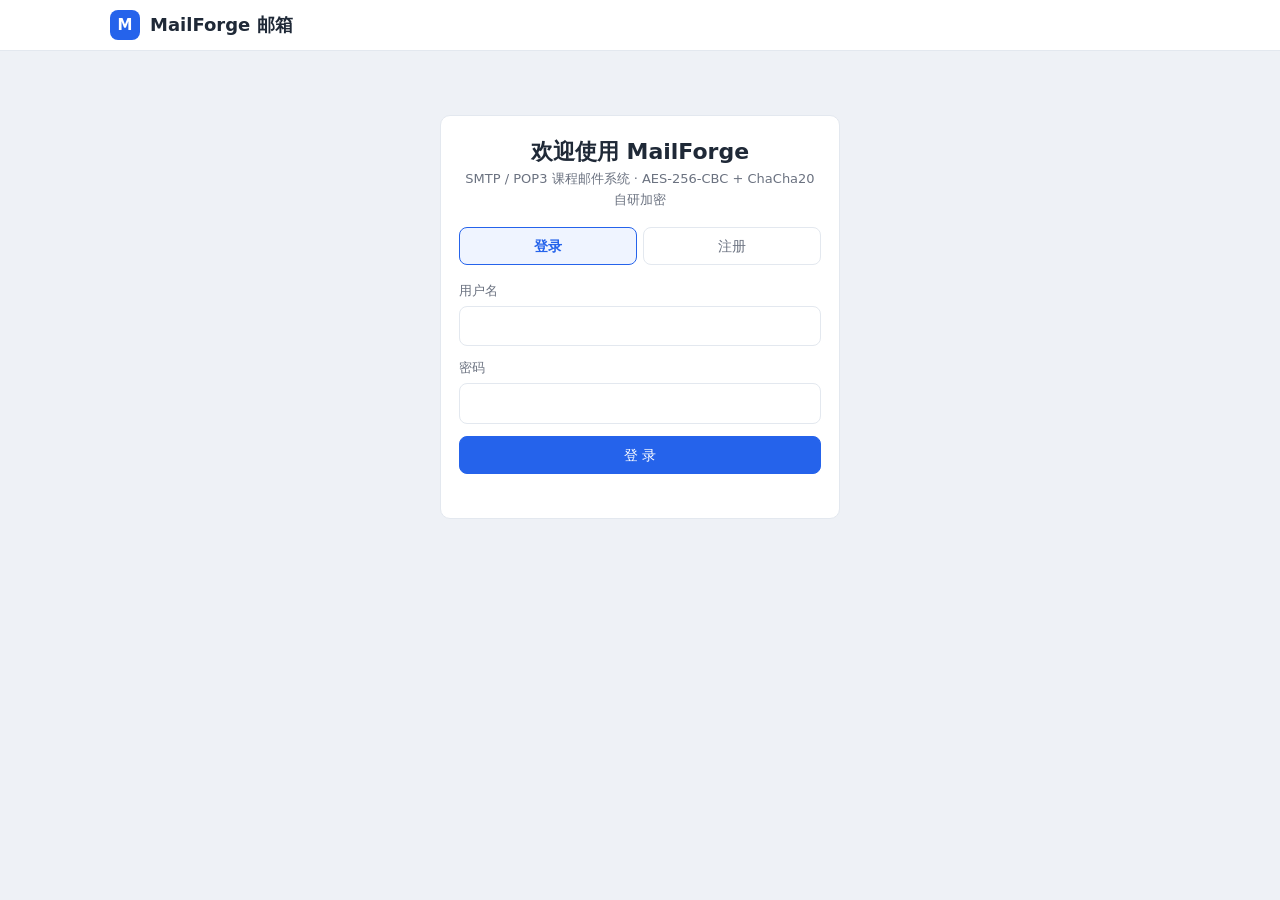
<file: MailServer/web/index.html>
<!DOCTYPE html>
<html lang="zh-CN">
<head>
<meta charset="UTF-8">
<meta name="viewport" content="width=device-width, initial-scale=1.0">
<title>MailForge 邮箱</title>
<style>
  :root{
    --bg:#eef1f6; --panel:#fff; --line:#e3e8ef; --text:#1f2937; --muted:#6b7280;
    --accent:#2563eb; --accent-weak:#eff4ff; --ok:#059669; --err:#dc2626;
    --radius:10px;
  }
  *{ box-sizing:border-box; }
  body{
    margin:0; background:var(--bg); color:var(--text);
    font-family:-apple-system,"Segoe UI","PingFang SC","Microsoft YaHei",system-ui,sans-serif;
    font-size:14px; line-height:1.6;
  }
  h1,h2,h3{ margin:0; font-weight:600; }
  button{ font:inherit; cursor:pointer; }
  input,select,textarea{ font:inherit; color:var(--text); }
  a{ color:var(--accent); text-decoration:none; }
  a:hover{ text-decoration:underline; }

  header.topbar{
    background:var(--panel); border-bottom:1px solid var(--line);
    position:sticky; top:0; z-index:10;
  }
  .topbar-inner{
    max-width:1100px; margin:0 auto; padding:10px 20px;
    display:flex; align-items:center; justify-content:space-between;
  }
  .brand{ display:flex; align-items:center; gap:10px; font-size:18px; font-weight:700; }
  .brand-logo{
    width:30px; height:30px; border-radius:8px; background:var(--accent); color:#fff;
    display:flex; align-items:center; justify-content:center; font-size:15px;
  }
  .account{ display:none; align-items:center; gap:10px; }
  .avatar{
    width:30px; height:30px; border-radius:50%; background:var(--accent-weak);
    color:var(--accent); font-weight:600; display:flex; align-items:center;
    justify-content:center; text-transform:uppercase;
  }
  .who{ display:flex; flex-direction:column; line-height:1.25; }
  .who .mail{ color:var(--muted); font-size:12px; }

  .wrap{ max-width:1100px; margin:0 auto; padding:20px; }
  .card{
    background:var(--panel); border:1px solid var(--line); border-radius:var(--radius);
    padding:18px; margin-bottom:16px;
  }
  .app{ display:grid; grid-template-columns:210px 1fr; gap:16px; align-items:start; }
  aside.side{ position:sticky; top:66px; }
  .side-inner{ background:var(--panel); border:1px solid var(--line); border-radius:var(--radius); padding:10px; }
  .nav-btn{
    display:block; width:100%; text-align:left; padding:9px 12px; border:0;
    background:transparent; border-radius:8px; color:var(--text); margin-bottom:2px;
  }
  .nav-btn:hover{ background:#f3f4f6; }
  .nav-btn.on{ background:var(--accent-weak); color:var(--accent); font-weight:600; }
  .side-hr{ height:1px; background:var(--line); margin:10px 2px; }
  .side-note{ font-size:12px; color:var(--muted); padding:2px 12px 8px; }
  .btn{
    border:1px solid var(--line); background:#fff; color:var(--text);
    padding:7px 14px; border-radius:8px; display:inline-flex; align-items:center; gap:6px;
  }
  .btn:hover{ background:#f6f8fb; }
  .btn.primary{ background:var(--accent); border-color:var(--accent); color:#fff; }
  .btn.primary:hover{ opacity:.92; }
  .btn.danger{ color:var(--err); }
  .btn:disabled{ opacity:.55; cursor:not-allowed; }
  .btn.sm{ padding:4px 10px; font-size:13px; }
  .field{ margin-bottom:12px; }
  .field label{ display:block; font-size:13px; color:var(--muted); margin-bottom:4px; }
  .field input, .field textarea, .field select{
    width:100%; padding:8px 10px; border:1px solid var(--line); border-radius:8px;
    background:#fff; outline:none;
  }
  .field input:focus,.field textarea:focus,.field select:focus{ border-color:var(--accent); }
  .field textarea{ resize:vertical; min-height:150px; }
  .msg{ font-size:13px; margin-top:8px; min-height:18px; }
  .msg.err{ color:var(--err); }
  .msg.ok{ color:var(--ok); }
  .muted{ color:var(--muted); }
  .pill{ display:inline-block; padding:0 8px; border-radius:99px; font-size:12px; line-height:20px; }
  .pill.enc{ background:#fef3c7; color:#92400e; }
  .pill.att{ background:#eef2ff; color:#3730a3; }
  .rowbar{ display:flex; align-items:center; justify-content:space-between; margin-bottom:12px; }
  .view{ display:none; }
  .view.on{ display:block; }

  .authbox{ max-width:400px; margin:44px auto; }
  .auth-head{ text-align:center; margin-bottom:16px; }
  .auth-head h2{ font-size:22px; }
  .auth-head .mail{ color:var(--muted); font-size:13px; }
  .tabs{ display:flex; gap:6px; margin-bottom:16px; }
  .tab{
    flex:1; padding:7px; border:1px solid var(--line); background:#fff;
    border-radius:8px; color:var(--muted); text-align:center;
  }
  .tab.on{ background:var(--accent-weak); color:var(--accent); font-weight:600; border-color:var(--accent); }

  .mail-list{ border:1px solid var(--line); border-radius:8px; overflow:hidden; }
  .mail-row{
    display:grid; grid-template-columns:auto 1fr 96px 84px;
    gap:10px; align-items:center; padding:11px 14px; cursor:pointer;
    border-bottom:1px solid var(--line); background:#fff;
  }
  .mail-row:last-child{ border-bottom:0; }
  .mail-row:hover{ background:#f8fafc; }
  .mail-row .from{ font-weight:600; min-width:120px; }
  .mail-row .subject{ overflow:hidden; text-overflow:ellipsis; white-space:nowrap; }
  .mail-row .meta{ text-align:right; color:var(--muted); font-size:12px; white-space:nowrap; }
  .mail-empty{ padding:26px; text-align:center; color:var(--muted); }

  .mail-view-head{ border-bottom:1px solid var(--line); padding-bottom:12px; margin-bottom:14px; }
  .mail-view-body{ white-space:pre-wrap; word-break:break-all; }
  .kv{ font-size:13px; color:var(--muted); }

  table.res{ width:100%; border-collapse:collapse; margin-top:8px; }
  table.res th, table.res td{ border:1px solid var(--line); padding:7px 9px; text-align:left; }
  table.res th{ background:#f8fafc; }
  .mono{ font-family:ui-monospace,Consolas,monospace; }

  @media (max-width:860px){
    .app{ grid-template-columns:1fr; }
    aside.side{ position:static; }
  }
</style>
</head>
<body>
<header class="topbar">
  <div class="topbar-inner">
    <div class="brand"><span class="brand-logo">M</span><span>MailForge 邮箱</span></div>
    <div class="account" id="accArea">
      <span class="avatar" id="avatar">?</span>
      <span class="who">
        <span id="curUser">user</span>
        <span class="mail" id="curMail">@example.com</span>
      </span>
      <button class="btn sm" onclick="doLogout()">退出登录</button>
    </div>
  </div>
</header>

<div class="wrap">

  <!-- ========== 登录 / 注册 ========== -->
  <div class="authbox card" id="authCard">
    <div class="auth-head">
      <h2>欢迎使用 MailForge</h2>
      <div class="mail">SMTP / POP3 课程邮件系统 · AES-256-CBC + ChaCha20 自研加密</div>
    </div>
    <div class="tabs">
      <button class="tab on" id="tabLogin" onclick="switchAuth('login')">登录</button>
      <button class="tab" id="tabReg" onclick="switchAuth('reg')">注册</button>
    </div>

    <div id="paneLogin">
      <div class="field"><label>用户名</label><input id="inUser"></div>
      <div class="field"><label>密码</label><input id="inPass" type="password" onkeydown="if(event.key==='Enter')doLogin()"></div>
      <button class="btn primary" style="width:100%;justify-content:center" onclick="doLogin()">登 录</button>
      <div class="msg" id="loginMsg"></div>
    </div>

    <div id="paneReg" style="display:none">
      <div class="field"><label>用户名（字母数字）</label><input id="regUser"></div>
      <div class="field"><label>密码（至少 4 位）</label><input id="regPass" type="password"></div>
      <div class="field"><label>确认密码</label><input id="regPass2" type="password" onkeydown="if(event.key==='Enter')doRegister()"></div>
      <button class="btn primary" style="width:100%;justify-content:center" onclick="doRegister()">注册并自动登录</button>
      <div class="msg" id="regMsg"></div>
    </div>
  </div>

  <!-- ========== 登录后的应用界面 ========== -->
  <div class="app" id="appArea" style="display:none">

    <aside class="side">
      <div class="side-inner">
        <button class="nav-btn on" data-sec="send"  onclick="goto('send')">写邮件</button>
        <button class="nav-btn" data-sec="inbox" onclick="goto('inbox')">收件箱<span id="inboxCount"></span></button>
        <button class="nav-btn" data-sec="sent"  onclick="goto('sent')">已发送<span id="sentCount"></span></button>
        <button class="nav-btn" data-sec="bench" onclick="goto('bench')">性能压测</button>
        <div class="side-hr"></div>
        <a class="nav-btn" href="/demo_smtp.html" style="display:block"> SMTP 协议演示</a>
        <a class="nav-btn" href="/demo_pop3.html" style="display:block"> POP3 协议演示</a>
        <a class="nav-btn" href="/admin.html" style="display:block">管理员</a>
        <div class="side-note">邮件加密：AES-256-CBC / ChaCha20<br>传输与落盘均为密文</div>
      </div>
    </aside>

    <main>
      <!-- 写邮件 -->
      <section class="view on card" id="sec-send">
        <div class="rowbar"><h3>写邮件</h3></div>
        <div class="field"><label>收件人</label><input id="inTo"></div>
        <div class="field"><label>主题</label><input id="inSubject"></div>
        <div class="field">
          <label>正文</label>
          <textarea id="inBody" placeholder="邮件正文…"></textarea>
        </div>
        <div class="field" style="display:flex;gap:10px;align-items:center">
          <input type="checkbox" id="inWebRsa" checked style="width:auto;margin:0">
          <label style="margin:0">层1：Web 与服务器之间的 RSA 信封（AES-256-GCM + RSA-2048，WebCrypto 与 OpenSSL）</label>
        </div>
        <div class="field">
          <label>层2：发送时加密（服务器端口间 AES/ChaCha，传输与落盘前加密）</label>
          <select id="inAlgo">
            <option value="none">不加密（明文）</option>
            <option value="aes" selected>AES-256-CBC（自研）</option>
            <option value="chacha">ChaCha20（自研）</option>
          </select>
        </div>
        <div class="field">
          <label>附件（≤1.4MB）</label>
          <input type="file" id="inFile" onchange="onFilePick()">
          <span id="fileInfo" class="muted"></span>
        </div>
        <div class="rowbar">
          <button class="btn primary" onclick="doSend()">发送邮件</button>
          <span class="msg" id="sendMsg"></span>
        </div>
      </section>

      <!-- 收件箱 -->
      <section class="view card" id="sec-inbox">
        <div id="inboxListPane">
          <div class="rowbar">
            <h3>收件箱</h3>
            <button class="btn sm" onclick="loadInbox()">刷新</button>
          </div>
          <div class="mail-list" id="mailRows"></div>
          <div class="msg" id="inboxMsg"></div>
        </div>

        <div id="readPane" style="display:none">
          <div class="rowbar">
            <button class="btn sm" onclick="backToList()"> 返回列表</button>
            <button class="btn sm danger" id="btnDelete" onclick="doDelete()">删除这封</button>
          </div>
          <div class="mail-view-head">
            <h3 id="readSubject"></h3>
            <div class="kv" id="readFrom"></div>
            <div class="kv" id="readMeta"></div>
            <div class="msg" id="readMsg"></div>
          </div>
          <div id="attArea" style="display:none; margin-bottom:12px"></div>
          <details id="rawToggle" style="margin-bottom:12px">
            <summary style="cursor:pointer; color:var(--accent)">查看邮件原文（含 base64 附件）</summary>
            <pre class="mail-view-body mono" id="rawContent"
                 style="max-height:320px; overflow:auto; background:#f8fafc; border:1px solid var(--line); border-radius:8px; padding:10px; margin:8px 0 0"></pre>
          </details>
          <div class="mail-view-body" id="mailContent"></div>
        </div>
      </section>

      <!-- 已发送 -->
      <section class="view card" id="sec-sent">
        <div id="sentListPane">
          <div class="rowbar">
            <h3>已发送</h3>
            <button class="btn sm" onclick="loadSent()">刷新</button>
          </div>
          <div class="mail-list" id="sentRows"></div>
          <div class="msg" id="sentMsg"></div>
        </div>

        <div id="sentReadPane" style="display:none">
          <div class="rowbar">
            <button class="btn sm" onclick="backToSentList()"> 返回列表</button>
            <button class="btn sm danger" onclick="deleteSent()">删除这封</button>
          </div>
          <div class="mail-view-head">
            <h3 id="sentSubject"></h3>
            <div class="kv" id="sentTo"></div>
            <div class="kv" id="sentMeta"></div>
            <div class="msg" id="sentReadMsg"></div>
          </div>
          <div id="sentAttArea" style="display:none; margin-bottom:12px"></div>
          <details id="sentRawToggle" style="margin-bottom:12px">
            <summary style="cursor:pointer; color:var(--accent)">查看邮件原文（含 base64 附件）</summary>
            <pre class="mail-view-body mono" id="sentRawContent"
                 style="max-height:320px; overflow:auto; background:#f8fafc; border:1px solid var(--line); border-radius:8px; padding:10px; margin:8px 0 0"></pre>
          </details>
          <div class="mail-view-body" id="sentContent"></div>
        </div>
      </section>

      <!-- 性能压测 -->
      <section class="view card" id="sec-bench">
        <div class="rowbar"><h3>性能压测（含加密收发）</h3></div>
        <div class="field">
          <label>测试模式（每模式 100 封约 1MB 邮件，测完自动清理）</label>
          <select id="benchMode">
            <option value="plain">明文</option>
            <option value="aes">AES-256-CBC 加密</option>
            <option value="chacha">ChaCha20 加密</option>
            <option value="all">三种全跑（明文 + AES + ChaCha）</option>
          </select>
        </div>
        <div class="field">
          <label>客户端线程池并发数（建议 2 核机器先用 2 或 4）</label>
          <select id="benchThreads">
            <option value="1">1 线程（顺序发送）</option>
            <option value="2">2 线程</option>
            <option value="4" selected>4 线程</option>
            <option value="8">8 线程</option>
            <option value="16">16 线程</option>
          </select>
        </div>
        <div class="field">
          <label>发送账号数量（线程数由上方线程池控制，账号只作为发件身份）</label>
          <select id="benchAccountCount">
            <option value="1">1 个账号（alice）</option>
            <option value="2" selected>2 个账号（alice、bob）</option>
            <option value="3">3 个账号（alice、bob、carol）</option>
            <option value="4">4 个账号（alice、bob、carol、dave）</option>
          </select>
        </div>
        <div class="field" style="display:flex;gap:10px;align-items:center">
          <input type="checkbox" id="benchRsa" checked style="width:auto;margin:0">
          <label style="margin:0">层1：压测请求/结果走 Web 与服务器之间的 RSA 信封（与发信一致，可关）</label>
        </div>
        <p class="muted" style="margin:0 0 12px">加密模式会逐封 RETR 验证“密文可被正确解密还原”。每模式约 30~90 秒，三种全跑约 2~4 分钟，期间请勿关闭页面。</p>
        <button class="btn primary" id="btnBench" onclick="runBench()">开始压测</button>
        <div class="msg" id="benchMsg"></div>
        <div id="benchResult"></div>
      </section>
    </main>
  </div>
</div>
<script>
/* ==================== 状态 ==================== */
let TOKEN = localStorage.getItem("mf_token") || "";
let CURRENT_USER = localStorage.getItem("mf_user") || "";
let CURRENT_N = 0;                       // 正在阅读的邮件编号
let ATT = { filename: "", b64: "" };     // 待发送附件

const $ = id => document.getElementById(id);

function esc(s){
  return String(s).replace(/&/g,"&amp;").replace(/</g,"&lt;").replace(/>/g,"&gt;");
}
function setMsg(id, text, isErr){
  const el = $(id);
  el.textContent = text;
  el.className = "msg " + (isErr ? "err" : "ok");
  if (!text) el.className = "msg";
}
async function post(path, obj){
  const body = new URLSearchParams(obj);
  const r = await fetch(path, { method:"POST",
    headers:{"Content-Type":"application/x-www-form-urlencoded"},
    body: body.toString() });
  return r.json();
}

/* ==================== 登录 / 注册 / 退出 ==================== */
function switchAuth(which){
  $("tabLogin").className = "tab" + (which === "login" ? " on" : "");
  $("tabReg").className   = "tab" + (which === "reg"   ? " on" : "");
  $("paneLogin").style.display = (which === "login") ? "" : "none";
  $("paneReg").style.display   = (which === "reg")   ? "" : "none";
}

function clearLoginState(){
  TOKEN = ""; CURRENT_USER = "";
  localStorage.removeItem("mf_token");
  localStorage.removeItem("mf_user");
  WebRSA.reset(); WebRSA.enabled = false;
}

function showLoginState(){
  const logged = !!TOKEN;
  $("authCard").style.display = logged ? "none" : "";
  $("appArea").style.display  = logged ? "" : "none";
  $("accArea").style.display  = logged ? "flex" : "none";
  if (logged){
    const u = CURRENT_USER || "user";
    $("avatar").textContent = u.charAt(0).toUpperCase();
    $("curUser").textContent = u;
    $("curMail").textContent = u + "@example.com";
    goto("inbox");   // goto 内部已经会 loadInbox，避免重复请求
  }
}

async function doLogin(){
  const user = $("inUser").value.trim();
  const pass = $("inPass").value;
  if (!user || !pass){ setMsg("loginMsg", "请输入用户名和密码", true); return; }
  const j = await post("/api/login", { user, pass });
  if (!j.ok){ setMsg("loginMsg", j.msg, true); return; }
  TOKEN = j.token; CURRENT_USER = user;
  localStorage.setItem("mf_token", TOKEN);
  localStorage.setItem("mf_user", CURRENT_USER);
  WebRSA.reset(); WebRSA.ensureInit();   // 登录后初始化 Web 与服务器之间的 RSA（后台）
  setMsg("loginMsg", "登录成功", false);
  showLoginState();
}

async function doRegister(){
  const u  = $("regUser").value.trim();
  const p1 = $("regPass").value;
  const p2 = $("regPass2").value;
  if (!u || !p1){ setMsg("regMsg", "请填写用户名和密码", true); return; }
  if (p1 !== p2){ setMsg("regMsg", "两次输入的密码不一致", true); return; }
  const j = await post("/api/register", { user: u, pass: p1 });
  if (!j.ok){ setMsg("regMsg", j.msg, true); return; }
  TOKEN = j.token; CURRENT_USER = u;
  localStorage.setItem("mf_token", TOKEN);
  localStorage.setItem("mf_user", CURRENT_USER);
  WebRSA.reset(); WebRSA.ensureInit();   // 登录后初始化 Web 与服务器之间的 RSA（后台）
  setMsg("regMsg", "注册成功，已自动登录", false);
  showLoginState();
}

async function doLogout(){
  if (TOKEN) await post("/api/logout", { token: TOKEN });
  clearLoginState();
  showLoginState();
  setMsg("loginMsg", "已退出登录", false);
}

/* ==================== 视图切换 ==================== */
function goto(sec){
  ["send", "inbox", "sent", "bench"].forEach(s => {
    $("sec-" + s).className = "view card" + (s === sec ? " on" : "");
  });
  document.querySelectorAll(".nav-btn[data-sec]").forEach(b => {
    b.className = "nav-btn" + (b.getAttribute("data-sec") === sec ? " on" : "");
  });
  if (sec === "inbox"){ backToList(); loadInbox(); }
  if (sec === "sent"){ backToSentList(); loadSent(); }
  if (sec === "send"){ setMsg("sendMsg", "", false); }
}
/* ==================== 写邮件 + 附件 ==================== */
function onFilePick(){
  const f = $("inFile").files[0];
  const info = $("fileInfo");
  if (!f){ ATT = { filename:"", b64:"" }; info.textContent=""; return; }
  if (f.size > 1400*1024){
    info.textContent = "文件太大（≤1.4MB）"; info.className = "err";
    $("inFile").value = ""; return;
  }
  const reader = new FileReader();
  reader.onload = () => {
    const ds = String(reader.result);
    ATT = { filename: f.name, b64: ds.substring(ds.indexOf(",") + 1) };
    info.textContent = "已选: " + f.name + "（" + (f.size/1024).toFixed(0) + " KB）";
    info.className = "muted";
  };
  reader.readAsDataURL(f);
}

async function doSend(){
  const to = $("inTo").value.trim(), subject = $("inSubject").value, body = $("inBody").value;
  if (!to || !subject){ setMsg("sendMsg", "请填写收件人和主题", true); return; }
  const algo = $("inAlgo").value;

  await WebRSA.ensureInit();                 // 确保第一层（RSA 信封）就绪
  const useLayer1 = $("inWebRsa").checked && WebRSA.enabled;
  let j;
  if (useLayer1){
    // 层1：浏览器用"服务器公钥"把整个发送表单封成 RSA 信封（AES-GCM+RSA-OAEP），
    //      服务器解包后继续走层2（AES/ChaCha 对称加密  SMTP 端口间传输）。
    const plain = new URLSearchParams({ to, subject, body, algo });
    if (algo !== "none") plain.set("encrypt", "1");
    if (ATT.filename && ATT.b64){ plain.set("filename", ATT.filename); plain.set("fileB64", ATT.b64); }
    const env = await WebRSA.seal(plain.toString());
    j = await post("/api/send", { token: TOKEN, env });
  } else {
    const obj = { token: TOKEN, to, subject, body };
    if (algo !== "none"){ obj.encrypt = "1"; obj.algo = algo; }
    if (ATT.filename && ATT.b64){ obj.filename = ATT.filename; obj.fileB64 = ATT.b64; }
    j = await post("/api/send", obj);
  }
  setMsg("sendMsg", j.msg, !j.ok);
  if (j.ok){
    ATT = { filename:"", b64:"" };
    $("inFile").value = "";
    $("fileInfo").textContent = "";
    goto("inbox");
  }
}

/* ==================== 收件箱列表 ==================== */
function fmtSize(n){
  if (n >= 1048576) return (n/1048576).toFixed(1) + " MB";
  if (n >= 1024) return (n/1024).toFixed(0) + " KB";
  return n + " B";
}

async function loadInbox(){
  if (!TOKEN) return;
  const tb = $("mailRows");
  tb.innerHTML = "<div class='mail-empty'>正在加载…</div>";
  try{
    // 层1开启时用 web=1 + RSA 信封取收件箱（webFetchJson 自动解封）
    const j = await webFetchJson("/api/inbox", "");
    if (!j.ok){
      setMsg("inboxMsg", j.msg, true);
      tb.innerHTML = "";
      if (String(j.msg || "").indexOf("token") >= 0){
        clearLoginState();
        showLoginState();
        setMsg("loginMsg", j.msg || "登录已过期，请重新登录", true);
      }
      return;
    }
    setMsg("inboxMsg", "共 " + j.mails.length + " 封", false);
    $("inboxCount").textContent = " (" + j.mails.length + ")";
    if (!j.mails.length){
      tb.innerHTML = "<div class='mail-empty'>收件箱是空的 —— 去写一封邮件吧</div>";
      return;
    }
    let html = "";
    for (const m of j.mails){
      const tags =
        (m.encrypted ? "<span class='pill enc'>加密</span> " : "") +
        (m.attachment ? "<span class='pill att'>附件</span>" : "");
      const from = (m.from || "").split("@")[0];
      html +=
        "<div class='mail-row' onclick='readMail(" + m.number + ")'>" +
          "<div style='min-width:56px'>" + tags + "</div>" +
          "<div><div class='subject'>" + esc(m.subject) + "</div>" +
            "<div class='muted' style='font-size:12px'>" + esc(m.from) + "</div></div>" +
          "<div class='meta'>" + fmtSize(m.size) + "</div>" +
          "<div class='meta'>#" + m.number + "</div>" +
        "</div>";
    }
    tb.innerHTML = html;
  }catch(e){
    tb.innerHTML = "";
    setMsg("inboxMsg", "加载失败: " + e, true);
  }
}

/* ==================== 阅读 / 删除 ==================== */
function backToList(){
  $("inboxListPane").style.display = "";
  $("readPane").style.display = "none";
}

// 从邮件头部取某个字段的值（大小写不敏感）
function headField(head, name){
  const re = new RegExp("^" + name + "\\s*:\\s*(.*)$", "im");
  const m = head.match(re);
  return m ? m[1] : "";
}

// 把一封邮件的显示正文解析出来：
//   1) 先切出 头部/正文 分隔（\r\n\r\n 或 \n\n）；
//   2) 若正文是 multipart，只取 text/plain 部分的内容（附件 base64 不进正文）；
//   3) 普通文本邮件直接返回正文。
function visibleBodyText(raw){
  let sep = raw.indexOf("\r\n\r\n");
  let gap = 4;
  if (sep < 0){ sep = raw.indexOf("\n\n"); gap = 2; }
  if (sep < 0) return raw;
  const body = raw.slice(sep + gap);

  // 非 multipart：整段就是正文
  if (body.indexOf("--") !== 0) return body;

  // multipart：第一个非空行就是边界分隔线，如 --MailForgeBoundaryxxx
  const nl = body.indexOf("\n");
  const bnd = (nl >= 0 ? body.slice(0, nl) : body).replace(/\r$/, "");
  if (bnd.indexOf("--") !== 0) return body;
  if (bnd.length < 4) return body;

  const parts = body.split(bnd);
  for (const part of parts){
    if (!part || !part.trim()) continue;
    const i1 = part.indexOf("\r\n\r\n");
    const i2 = part.indexOf("\n\n");
    let hi, ci;
    if (i1 >= 0 && (i2 < 0 || i1 < i2)){ hi = i1; ci = i1 + 4; }
    else if (i2 >= 0){ hi = i2; ci = i2 + 2; }
    else continue;                       // 没有头部结束空行，跳过
    const ph = part.slice(0, hi);
    if (!/content-type\s*:\s*text\/plain/i.test(ph)) continue;   // 只要文本段
    let content = part.slice(ci);
    content = content.replace(/\r?\n?$/, "");
    // 少数情况文本段用 base64 传输：解码成 UTF-8 再显示
    if (/content-transfer-encoding\s*:\s*base64/i.test(ph)){
      try{
        const clean = content.replace(/\s+/g, "");
        const bin = atob(clean);
        const bytes = new Uint8Array(bin.length);
        for (let i = 0; i < bin.length; ++i) bytes[i] = bin.charCodeAt(i);
        return new TextDecoder("utf-8").decode(bytes);
      }catch(e){ return content; }
    }
    return content;
  }
  return body;   // 找不到 text/plain 段时退回原样
}

async function readMail(n){
  CURRENT_N = n;
  const j = await webFetchJson("/api/mail?n=" + n);
  if (!j.ok){ alert(j.msg); return; }

  $("inboxListPane").style.display = "none";
  $("readPane").style.display = "";
  $("readMsg").textContent = ""; $("readMsg").className = "msg";

  const sepIdx = j.raw.indexOf("\r\n\r\n");
  const head = sepIdx >= 0 ? j.raw.slice(0, sepIdx) : j.raw;
  const subj = headField(head, "Subject") ||
               (j.encrypted ? "(加密邮件，主题不可见)" : "(无主题)");
  const from = headField(head, "From");
  const to   = headField(head, "To");

  $("readSubject").textContent = (j.encrypted ? "[加密] " : "") + subj;
  $("readFrom").textContent = "发件人: " + (from || "(未知)");
  $("readMeta").textContent = (to ? "收件人: " + to + "  ·  " : "")
                            + (j.encrypted ? "加密存储 · 已自动解密显示" : "");

  // 正文只显示文本部分，附件 base64 不会混进来
  $("mailContent").textContent = visibleBodyText(j.raw) || "(无正文)";
  // 原文（含 base64 附件）折叠保留，便于协议调试
  $("rawContent").textContent = j.raw;
  $("rawToggle").open = false;

  const area = $("attArea");
  if (j.attachments && j.attachments.length){
    area.style.display = "";
    let h = "附件：";
    for (const a of j.attachments){
      const fn = (a.filename || "file").replace(/['"]/g, "");
      h += "<button class='btn sm' style='margin:0 4px 4px 0' onclick='downloadAttachment(" +
           CURRENT_N + "," + a.i + ",\"" + fn + "\")'>下载 " + esc(a.filename) + "</button>";
    }
    area.innerHTML = h;
  } else {
    area.style.display = "none"; area.innerHTML = "";
  }
}

async function downloadAttachment(n, i, name){
  try{
    await WebRSA.ensureInit();
    const base = "/api/attachment?n=" + n + "&i=" + i
               + "&token=" + encodeURIComponent(TOKEN);
    let blob;
    if (WebRSA.enabled){
      // 层1：附件经 RSA 信封返回，解封后是 Base64 的原始字节
      const r = await fetch(base + "&web=1");
      const j = await r.json();
      if (!j.ok) throw new Error(j.msg || "下载失败");
      const b64 = await WebRSA.unseal(j.cipher);
      const bin = atob(b64);
      const bytes = new Uint8Array(bin.length);
      for (let k = 0; k < bin.length; ++k) bytes[k] = bin.charCodeAt(k);
      blob = new Blob([bytes], { type:"application/octet-stream" });
    } else {
      const r = await fetch(base);
      if (!r.ok) throw new Error("下载失败");
      blob = await r.blob();
    }
    const a = document.createElement("a");
    a.href = URL.createObjectURL(blob);
    a.download = name || ("attachment" + i);
    document.body.appendChild(a); a.click(); a.remove();
  }catch(e){ alert(String(e)); }
}

async function doDelete(){
  if (!confirm("确定删除第 " + CURRENT_N + " 封邮件？")) return;
  const j = await post("/api/delete", { token: TOKEN, n: CURRENT_N });
  if (!j.ok){ setMsg("readMsg", j.msg, true); return; }
  backToList();
  loadInbox();
}
/* ==================== 已发送 ==================== */
let CURRENT_SENT_N = 0;

function backToSentList(){
  $("sentListPane").style.display = "";
  $("sentReadPane").style.display = "none";
}

async function loadSent(){
  if (!TOKEN) return;
  const tb = $("sentRows");
  tb.innerHTML = "<div class='mail-empty'>正在加载…</div>";
  try{
    const j = await webFetchJson("/api/sent");
    if (!j.ok){ setMsg("sentMsg", j.msg, true); tb.innerHTML = ""; return; }
    $("sentCount").textContent = " (" + j.mails.length + ")";
    setMsg("sentMsg", "共 " + j.mails.length + " 封", false);
    if (!j.mails.length){
      tb.innerHTML = "<div class='mail-empty'>还没有已发送的邮件 —— 去写一封吧</div>";
      return;
    }
    let html = "";
    for (const m of j.mails){
      const tags =
        (m.encrypted ? "<span class='pill enc'>加密</span> " : "") +
        (m.attachment ? "<span class='pill att'>附件</span>" : "");
      html +=
        "<div class='mail-row' onclick='readSent(" + m.number + ")'>" +
          "<div style='min-width:56px'>" + tags + "</div>" +
          "<div><div class='subject'>" + esc(m.subject) + "</div>" +
            "<div class='muted' style='font-size:12px'>发给 " + esc(m.to || "") + "</div></div>" +
          "<div class='meta'>" + fmtSize(m.size) + "</div>" +
          "<div class='meta'>#" + m.number + "</div>" +
        "</div>";
    }
    tb.innerHTML = html;
  }catch(e){
    tb.innerHTML = "";
    setMsg("sentMsg", "加载失败: " + e, true);
  }
}

async function readSent(n){
  CURRENT_SENT_N = n;
  const j = await webFetchJson("/api/sent/mail?n=" + n);
  if (!j.ok){ alert(j.msg); return; }

  $("sentListPane").style.display = "none";
  $("sentReadPane").style.display = "";
  $("sentReadMsg").textContent = ""; $("sentReadMsg").className = "msg";

  const sepIdx = j.raw.indexOf("\r\n\r\n");
  const head = sepIdx >= 0 ? j.raw.slice(0, sepIdx) : j.raw;
  const subj = headField(head, "Subject") ||
               (j.encrypted ? "(加密邮件，主题不可见)" : "(无主题)");
  const to = headField(head, "To") || j.to || "";

  $("sentSubject").textContent = (j.encrypted ? " " : "") + subj;
  $("sentTo").textContent = "收件人: " + (to || "(未知)");
  $("sentMeta").textContent = j.encrypted
    ? "已发送 · 加密存储（用发送者本人密钥保存，可自动解密查看）"
    : "已发送";

  $("sentContent").textContent = visibleBodyText(j.raw) || "(无正文)";
  $("sentRawContent").textContent = j.raw;
  $("sentRawToggle").open = false;

  const area = $("sentAttArea");
  if (j.attachments && j.attachments.length){
    area.style.display = "";
    let h = "附件：";
    for (const a of j.attachments){
      const fn = (a.filename || "file").replace(/['"]/g, "");
      h += "<button class='btn sm' style='margin:0 4px 4px 0' onclick='downloadSentAttachment(" +
           CURRENT_SENT_N + "," + a.i + ",\"" + fn + "\")'>下载 " + esc(a.filename) + "</button>";
    }
    area.innerHTML = h;
  } else {
    area.style.display = "none"; area.innerHTML = "";
  }
}

async function downloadSentAttachment(n, i, name){
  try{
    await WebRSA.ensureInit();
    const base = "/api/sent/attachment?n=" + n + "&i=" + i
               + "&token=" + encodeURIComponent(TOKEN);
    let blob;
    if (WebRSA.enabled){
      const r = await fetch(base + "&web=1");
      const j = await r.json();
      if (!j.ok) throw new Error(j.msg || "下载失败");
      const b64 = await WebRSA.unseal(j.cipher);
      const bin = atob(b64);
      const bytes = new Uint8Array(bin.length);
      for (let k = 0; k < bin.length; ++k) bytes[k] = bin.charCodeAt(k);
      blob = new Blob([bytes], { type:"application/octet-stream" });
    } else {
      const r = await fetch(base);
      if (!r.ok) throw new Error("下载失败");
      blob = await r.blob();
    }
    const a = document.createElement("a");
    a.href = URL.createObjectURL(blob);
    a.download = name || ("attachment" + i);
    document.body.appendChild(a); a.click(); a.remove();
  }catch(e){ alert(String(e)); }
}

async function deleteSent(){
  if (!confirm("确定删除第 " + CURRENT_SENT_N + " 封已发送邮件？")) return;
  const j = await post("/api/sent/delete", { token: TOKEN, n: CURRENT_SENT_N });
  setMsg("sentReadMsg", j.msg, !j.ok);
  if (j.ok){ backToSentList(); loadSent(); }
}

/* ==================== 性能压测 ==================== */
async function runBench(){
  const btn  = $("btnBench");
  const msg  = $("benchMsg");
  const box  = $("benchResult");
  const mode = $("benchMode").value;
  const threads = $("benchThreads").value;
  const accountCount = $("benchAccountCount").value;
  const names = { plain:"明文", aes:"AES-256-CBC", chacha:"ChaCha20", all:"三种全跑" };
  btn.disabled = true;
  box.style.display = "none";
  setMsg("benchMsg", "压测进行中（" + (names[mode] || mode) +
         "，" + threads + " 线程，" + accountCount + " 个发件账号" +
         "，每模式 100 封 1MB+ 邮件）… 请耐心等待", false);
  try{
    // 与发信一致：压测请求/结果可选走 Web 与服务器之间的 RSA 信封（层1）
    const j = await webFetchJson("/api/benchmark?encrypt=" + encodeURIComponent(mode)
                                 + "&threads=" + encodeURIComponent(threads)
                                 + "&accountCount=" + encodeURIComponent(accountCount),
                                 null, $("benchRsa").checked);
    if (!j.ok){ setMsg("benchMsg", j.msg, true); return; }
    if (!j || !Array.isArray(j.modes)){
      setMsg("benchMsg",
        "服务器返回旧版结果（缺少 modes）：请重新编译并重启服务器后再试：make clean && make run",
        true);
      return;
    }
    setMsg("benchMsg", "", false);
    const mb = (j.sizeBytes / 1048576).toFixed(2);
    const nameOf = { plain:"明文", aes:"AES-256-CBC", chacha:"ChaCha20" };
    const senderStats = (j.modes[0] && j.modes[0].senderStats) || [];
    const senderStatText = senderStats.map(s => s.account + " " + s.ok + " 成功 / " + s.fail + " 失败").join("；");
    let rows = "";
    let timeRows = "";
    for (const m of j.modes){
      const okStyle = m.lossRate > 0 ? "color:var(--err)" : "color:var(--ok)";
      const senderText = (m.senders || []).length + " 账号";
      rows += "<tr><td>" + (nameOf[m.mode] || m.mode) + "</td>"
            + "<td>" + (m.threads || 1) + " 线程<br><span class='muted'>" + senderText + "</span></td>"
            + "<td>" + m.smtpOk + " / " + m.count + "</td>"
            + "<td>" + m.received + "</td>"
            + "<td>" + (m.encrypted ? m.decryptOk : "—") + "</td>"
            + "<td style='" + okStyle + "'><b>" + m.lossRate + "%</b></td>"
            + "<td>" + (m.totalMs/1000).toFixed(1) + " s</td></tr>";

      timeRows += "<tr><td>" + (nameOf[m.mode] || m.mode) + "</td>"
            + "<td>" + (m.sendMs || 0).toFixed(0) + " ms</td>"
            + "<td>" + (m.transferMs || 0).toFixed(0) + " ms</td>"
            + "<td>" + (m.encryptMs || 0).toFixed(0) + " ms</td>"
            + "<td>" + (m.decryptMs || 0).toFixed(0) + " ms</td>"
            + "<td>" + (m.decryptWallMs || 0).toFixed(0) + " ms"
            + ((m.decryptWorkers || 0) > 0 ? " (" + m.decryptWorkers + "线程)" : "") + "</td>"
            + "<td>" + (m.cryptoMs || 0).toFixed(0) + " ms</td>"
            + "<td>" + (m.throughput || 0).toFixed(1) + " 封/s</td>"
            + "<td>" + (m.avgTransferMs || 0).toFixed(1) + " ms</td></tr>";
    }
    box.style.display = "";
    box.innerHTML =
      "<p class='muted'>每模式发送 <b>" + j.modes[0].count + "</b> 封 × " + mb +
      " MB 邮件；测试邮件已自动清理，收件箱已还原。</p>" +
      "<table class='res'><tr>" +
      "<th>模式</th><th>并发/账号</th><th>SMTP 成功</th><th>收到</th><th>解密还原</th>" +
      "<th>丢包率</th><th>总用时</th></tr>" +
      rows + "</table>" +
      "<p class='muted' style='margin-top:14px'><b>时间分解</b>：发送墙钟是实际发送阶段时间；传输/解密时间(累加)是各邮件耗时之和，并发时会大于墙钟；解密墙钟是并发解密阶段实际时间。</p>" +
      "<table class='res'><tr>" +
      "<th>模式</th><th>发送墙钟</th><th>传输时间(累加)</th><th>加密时间</th><th>解密时间</th><th>加密+解密</th>" +
      "<th>传输速度</th><th>单封平均传输</th></tr>" +
      timeRows + "</table>" +
      "<p class='muted'>账号统计：" + (senderStatText || "—") + "</p>" +
      "<p class='muted'>总耗时 " + (j.totalMs/1000).toFixed(1) + " 秒</p>";
  }catch(e){
    setMsg("benchMsg", "压测请求失败: " + e, true);
  }finally{
    btn.disabled = false;
    loadInbox();
  }
}

/* ==================== 第一层：Web 与服务器之间的 RSA 信封（浏览器 WebCrypto） ==================== */
/* 与服务器 MailCrypto::webEnvelopeSeal/Open 互通：
   k=<Base64 RSA-OAEP-SHA256(随机 AES-256-GCM 会话密钥)>|iv=<Base64 IV(12B)>|ct=<Base64 GCM密文+tag>
   浏览器密钥对（RSA-OAEP-2048）以 JWK 存 localStorage，公钥上传 /api/webpub。 */
const WebRSA = {
  enabled: false,
  serverPub: null,
  privKey: null,
  _init: null,
  b64e(buf){ const u = new Uint8Array(buf); let s = "";
    for (let i=0;i<u.length;i+=0x8000) s += String.fromCharCode.apply(null, u.subarray(i,i+0x8000));
    return btoa(s); },
  b64d(s){ s = String(s).replace(/[\r\n\s]/g, ""); const bin = atob(s);
    const u = new Uint8Array(bin.length); for (let i=0;i<bin.length;i++) u[i] = bin.charCodeAt(i);
    return u; },
  pemToBuf(pem){ return this.b64d(pem.replace(/-----[^-]+-----/g, "")); },
  bufToPem(ab){ const b = this.b64e(ab).match(/.{1,64}/g) || [];
    return "-----BEGIN PUBLIC KEY-----\n" + b.join("\n") + "\n-----END PUBLIC KEY-----\n"; },
  async init(){
    if (this.enabled) return true;
    if (!window.crypto || !crypto.subtle) return false;
    try {
      const rj = await (await fetch("/api/webkey")).json();
      if (!rj.ok || !rj.pem) return false;
      this.serverPub = await crypto.subtle.importKey("spki", this.pemToBuf(rj.pem),
                          { name:"RSA-OAEP", hash:"SHA-256" }, false, ["encrypt"]);
      let jwk = null;
      const saved = localStorage.getItem("mf_webrsa_jwk");
      if (saved){ try{ jwk = JSON.parse(saved); }catch(e){ jwk = null; } }
      if (!jwk){
        const kp = await crypto.subtle.generateKey(
            { name:"RSA-OAEP", modulusLength:2048,
              publicExponent:new Uint8Array([1,0,1]), hash:"SHA-256" },
            true, ["decrypt","encrypt"]);
        jwk = await crypto.subtle.exportKey("jwk", kp.privateKey);
        localStorage.setItem("mf_webrsa_jwk", JSON.stringify(jwk));
        this.privKey = kp.privateKey;
        const pubPem = this.bufToPem(await crypto.subtle.exportKey("spki", kp.publicKey));
        await this.uploadPub(pubPem);
      } else {
        this.privKey = await crypto.subtle.importKey("jwk", jwk,
            { name:"RSA-OAEP", hash:"SHA-256" }, true, ["decrypt"]);
        const pub = await crypto.subtle.importKey("jwk",
            { kty:"RSA", n:jwk.n, e:jwk.e, alg:"RSA-OAEP-256", ext:true },
            { name:"RSA-OAEP", hash:"SHA-256" }, true, ["encrypt"]);
        const pubPem = this.bufToPem(await crypto.subtle.exportKey("spki", pub));
        await this.uploadPub(pubPem);
      }
      this.enabled = true;
      return true;
    } catch(e){
      console.warn("[WebRSA] 初始化失败，本会话降级为明文 HTTP", e);
      return false;
    }
  },
  async uploadPub(pem){
    if (!TOKEN) return;
    await fetch("/api/webpub", { method:"POST",
      headers:{ "Content-Type":"application/x-www-form-urlencoded" },
      body: new URLSearchParams({ token: TOKEN, pem }) });
  },
  ensureInit(){
    if (this._init === null) this._init = this.init();
    return this._init;
  },
  reset(){ this.enabled = false; this._init = null; },
  async seal(plainText){            // 浏览器  服务器信封
    await this.ensureInit();
    if (!this.enabled) return "";
    const iv = crypto.getRandomValues(new Uint8Array(12));
    const sk = await crypto.subtle.generateKey({ name:"AES-GCM", length:256 }, true, ["encrypt"]);
    const ct = await crypto.subtle.encrypt({ name:"AES-GCM", iv }, sk,
                                            new TextEncoder().encode(plainText));
    const raw = await crypto.subtle.exportKey("raw", sk);
    const wrapped = await crypto.subtle.encrypt({ name:"RSA-OAEP" }, this.serverPub, raw);
    return "k=" + this.b64e(wrapped) + "|iv=" + this.b64e(iv) + "|ct=" + this.b64e(ct);
  },
  async unseal(packed){             // 服务器  浏览器信封
    const f = n => { const m = new RegExp("(?:^|\\|)" + n + "=([^|]*)").exec(packed);
                     return m ? m[1] : ""; };
    const wrapped = this.b64d(f("k")), iv = this.b64d(f("iv")), ct = this.b64d(f("ct"));
    const raw = await crypto.subtle.decrypt({ name:"RSA-OAEP" }, this.privKey, wrapped);
    const sk = await crypto.subtle.importKey("raw", raw, "AES-GCM", false, ["decrypt"]);
    const pt = await crypto.subtle.decrypt({ name:"AES-GCM", iv }, sk, ct);
    return new TextDecoder().decode(pt);
  },
};
async function webFetchJson(path, params, useRsa){
  /* 统一 GET 工具：已含 ?query 的 path 会正确拼接 token。
     useRsa：undefined=按当前 WebRSA 状态；true/false=强制/禁用本请求的信封。 */
  await WebRSA.ensureInit();
  const use = (useRsa === undefined) ? WebRSA.enabled : useRsa;
  const sep = path.indexOf("?") >= 0 ? "&" : "?";
  const url = path + sep + "token=" + encodeURIComponent(TOKEN)
              + (use ? "&web=1" : "");
  const r = await fetch(url);
  let j = await r.json();
  if (j && j.cipher) j = JSON.parse(await WebRSA.unseal(j.cipher));
  return j;
}

/* ==================== 初始化 ==================== */
async function initApp(){
  if (!TOKEN){ showLoginState(); return; }

  try {
    // 启动时先校验 localStorage 里的 token，避免服务器重启后直接显示旧账号界面。
    const j = await webFetchJson("/api/session");
    if (!j || !j.ok){
      clearLoginState();
      showLoginState();
      setMsg("loginMsg", (j && j.msg) ? j.msg : "登录已过期，请重新登录", true);
      return;
    }
    CURRENT_USER = j.user || CURRENT_USER;
    if (CURRENT_USER) localStorage.setItem("mf_user", CURRENT_USER);
    showLoginState();
  } catch(e){
    clearLoginState();
    showLoginState();
    setMsg("loginMsg", "无法连接服务器，请稍后重试", true);
  }
}

initApp();
</script>

</body>
</html>
</file>
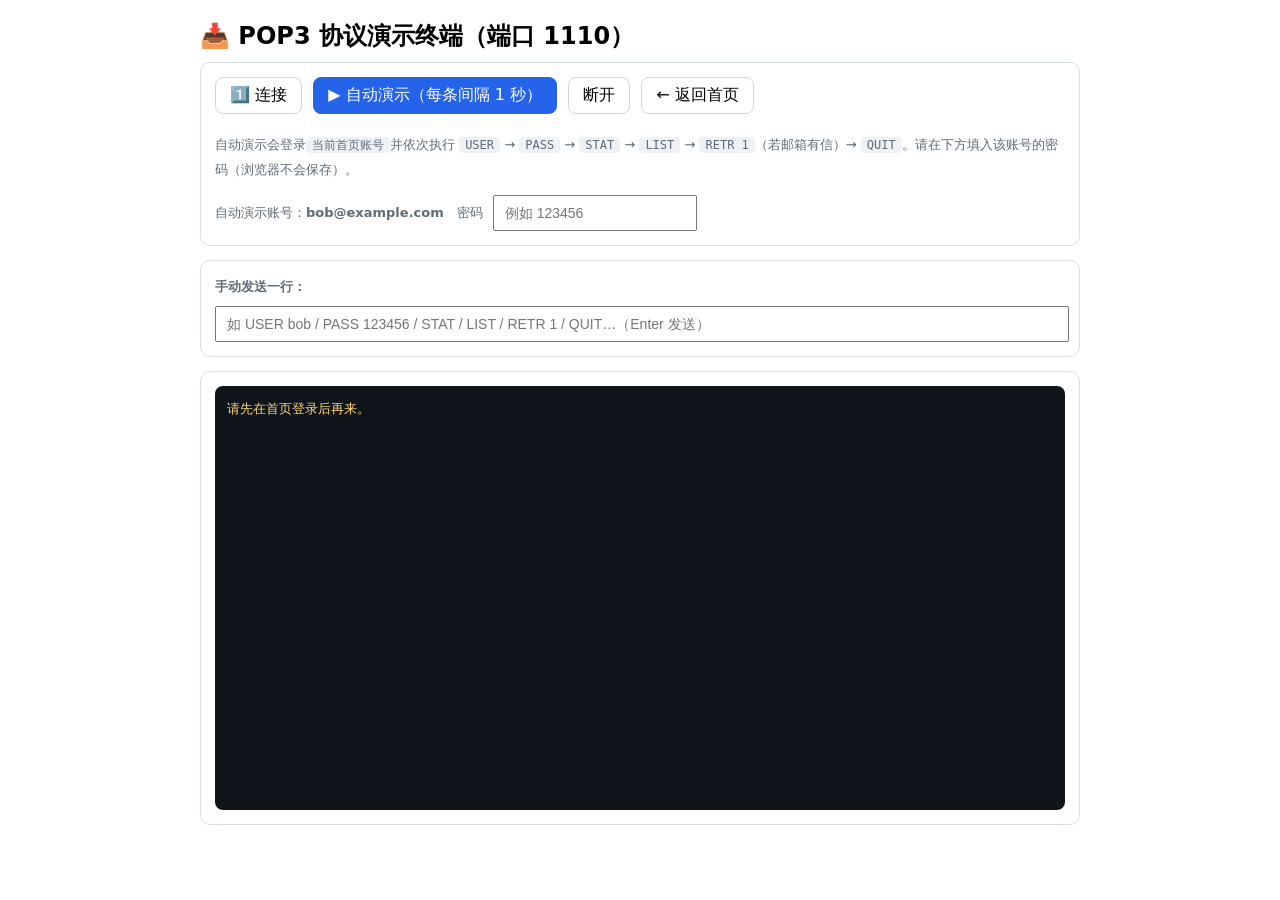
<file: MailServer/web/demo_pop3.html>
<!DOCTYPE html>
<html lang="zh-CN">
<head>
<meta charset="UTF-8">
<title>POP3 协议演示终端</title>
<style>
  body{font-family:system-ui,"PingFang SC","Microsoft YaHei",sans-serif;max-width:880px;margin:20px auto;padding:0 12px;}
  h2{margin:10px 0;}
  .card{border:1px solid #d8dee6;border-radius:10px;padding:14px;margin-bottom:14px;background:#fff;}
  .btns button{margin:0 6px 6px 0;}
  button{font:inherit;padding:7px 14px;border:1px solid #cfd6df;border-radius:8px;background:#fff;cursor:pointer;}
  button:hover{background:#f3f6fa;}
  button.primary{background:#2563eb;color:#fff;border-color:#2563eb;}
  button:disabled{opacity:.55;cursor:not-allowed;}
  input{font-size:14px;padding:8px 10px;width:calc(100% - 20px);margin-top:6px;}
  #st{color:#2563eb;font-size:13px;margin-left:10px;}
  #log{background:#10151c;color:#dfe6ee;padding:12px;border-radius:8px;height:400px;overflow:auto;
       font-family:ui-monospace,Consolas,monospace;font-size:13px;line-height:1.7;
       white-space:pre-wrap;word-break:break-all;}
  .c{color:#7ee08a;} .s{color:#ffd479;} .w{color:#5fb1ff;} .t{color:#7a8794;}
  .tip{color:#5f6b76;font-size:13px;line-height:1.9;}
  code{background:#eef2f7;padding:1px 6px;border-radius:4px;font-size:12px;}
</style>
</head>
<body>
<h2>📥 POP3 协议演示终端（端口 1110）</h2>
<div class="card">
  <div class="btns">
    <button onclick="conn()">1️⃣ 连接</button>
    <button class="primary" id="btnAuto" onclick="autoDemo()">▶ 自动演示（每条间隔 1 秒）</button>
    <button onclick="disconn()">断开</button>
    <a href="/"><button>← 返回首页</button></a>
    <span id="st"></span>
  </div>
  <p class="tip">自动演示会登录<code>当前首页账号</code>并依次执行
    <code>USER</code> → <code>PASS</code> → <code>STAT</code> → <code>LIST</code> →
    <code>RETR 1</code>（若邮箱有信）→ <code>QUIT</code>。请在下方填入该账号的密码（浏览器不会保存）。</p>
  <div style="display:flex;gap:10px;align-items:center;margin-top:8px">
    <span class="tip">自动演示账号：<b id="autoUser">bob</b>　密码</span>
    <input id="autoPass" type="password" placeholder="例如 123456" style="width:180px;margin:0"
           autocomplete="off">
  </div>
</div>
<div class="card">
  <label class="tip"><b>手动发送一行：</b></label>
  <input id="line" placeholder="如 USER bob / PASS 123456 / STAT / LIST / RETR 1 / QUIT…（Enter 发送）" autocomplete="off">
</div>
<div class="card"><div id="log"><span class="t">（点“连接”，然后 USER / PASS 登录；或直接点“▶ 自动演示”）</span></div></div>
<script>
const TOKEN = localStorage.getItem("mf_token") || "";
const USER = localStorage.getItem("mf_user") || "bob";
let CONN = "";
let BUSY = false;
const log = document.getElementById("log");
document.getElementById("autoUser").textContent = USER + "@example.com";
if (!TOKEN) log.innerHTML = "<span class='s'>请先在首页登录后再来。</span>";

const sleep = ms => new Promise(r => setTimeout(r, ms));
function esc(s){ return String(s).replace(/&/g,"&amp;").replace(/</g,"&lt;").replace(/>/g,"&gt;"); }
function out(who, txt){
  const cls = who==="C" ? "c" : (who==="W" ? "w" : "s");
  const tag = who==="C" ? "你→ " : (who==="W" ? "* " : "服务器← ");
  log.innerHTML += "<span class='"+cls+"'>"+esc(tag)+esc(txt)+"</span>\n";
  log.scrollTop = log.scrollHeight;
}
async function api(path, obj){
  const body = new URLSearchParams(obj);
  const r = await fetch(path,{method:"POST",
    headers:{"Content-Type":"application/x-www-form-urlencoded"}, body:body.toString()});
  return r.json();
}
function setSt(t){ document.getElementById("st").textContent = t; }

async function conn(){
  if (!TOKEN) return alert("请先在首页登录");
  if (CONN) return;
  setSt("连接中…");
  const j = await api("/api/raw/pop3/open", { token: TOKEN });
  if (!j.ok){ out("W", j.msg); setSt("连接失败"); return; }
  CONN = j.conn;
  setSt("已连接 conn=" + CONN.slice(0,20) + "…");
  for (const l of j.lines) out(l.who, l.text);
}

async function disconn(){
  if (CONN) await api("/api/raw/pop3/close", { token: TOKEN, conn: CONN });
  CONN = ""; setSt("已断开");
}

// 发送一行；返回 {ok, lines}（lines 为服务器应答文本）
async function sendOne(line, quiet){
  out("C", line === "" ? "(空行)" : line);
  const j = await api("/api/raw/pop3/send", { token: TOKEN, conn: CONN, line: line });
  if (!j.ok){ out("W", j.msg); setSt("会话异常，已断开"); CONN=""; return {ok:false, lines:[]}; }
  if (j.waiting && !quiet) out("W", "（服务器暂不应答）");
  const texts = [];
  for (const l of j.lines){ out(l.who, l.text); texts.push(l.text); }
  if (j.closed){ out("W", "服务器已关闭连接"); CONN=""; setSt("已断开"); }
  return {ok: !j.closed, lines: texts};
}

async function manualSend(){
  const box = document.getElementById("line");
  const line = box.value;
  box.value = "";
  if (!CONN) return alert("请先点“连接”");
  await sendOne(line, false);
}

/* ---------- 自动演示：每条命令间隔 1 秒 ---------- */
async function autoDemo(){
  if (BUSY || !TOKEN) return;
  const pass = document.getElementById("autoPass").value;
  if (!pass){ alert("请先填写当前账号的密码（用于 PASS 登录）"); return; }
  BUSY = true;
  document.getElementById("btnAuto").disabled = true;
  log.innerHTML = "";
  try{
    if (!CONN){
      await conn();
      if (!CONN) return;
    }
    await sleep(1000);
    let hasMail = false;
    const steps = ["USER " + USER, "PASS " + pass, "STAT"];
    for (const s of steps){
      const r = await sendOne(s, true);
      if (!r.ok) return;
      if (s === "STAT"){
        const m = r.lines.join("\n").match(/\+OK\s+(\d+)/);
        hasMail = m && parseInt(m[1], 10) > 0;
      }
      await sleep(1000);
    }
    const list = await sendOne("LIST", true);
    if (!list.ok) return;
    await sleep(1000);

    if (hasMail){
      const retr = await sendOne("RETR 1", true);   // 收取第 1 封，展示完整原文
      if (!retr.ok) return;
      out("W", "（上面这一整段就是第 1 封邮件的原始内容）");
      await sleep(1000);
    } else {
      out("W", "（邮箱暂无邮件，跳过 RETR 1）");
      await sleep(1000);
    }

    await sendOne("QUIT", true);
    out("W", "自动演示结束。QUIT 已使 POP3 会话关闭（不影响邮箱中的邮件）。");
  }finally{
    BUSY = false;
    document.getElementById("btnAuto").disabled = false;
  }
}

document.addEventListener("keydown", e => {
  if (e.key === "Enter" && document.activeElement.id === "line") manualSend();
});
</script>
</body>
</html>
</file>
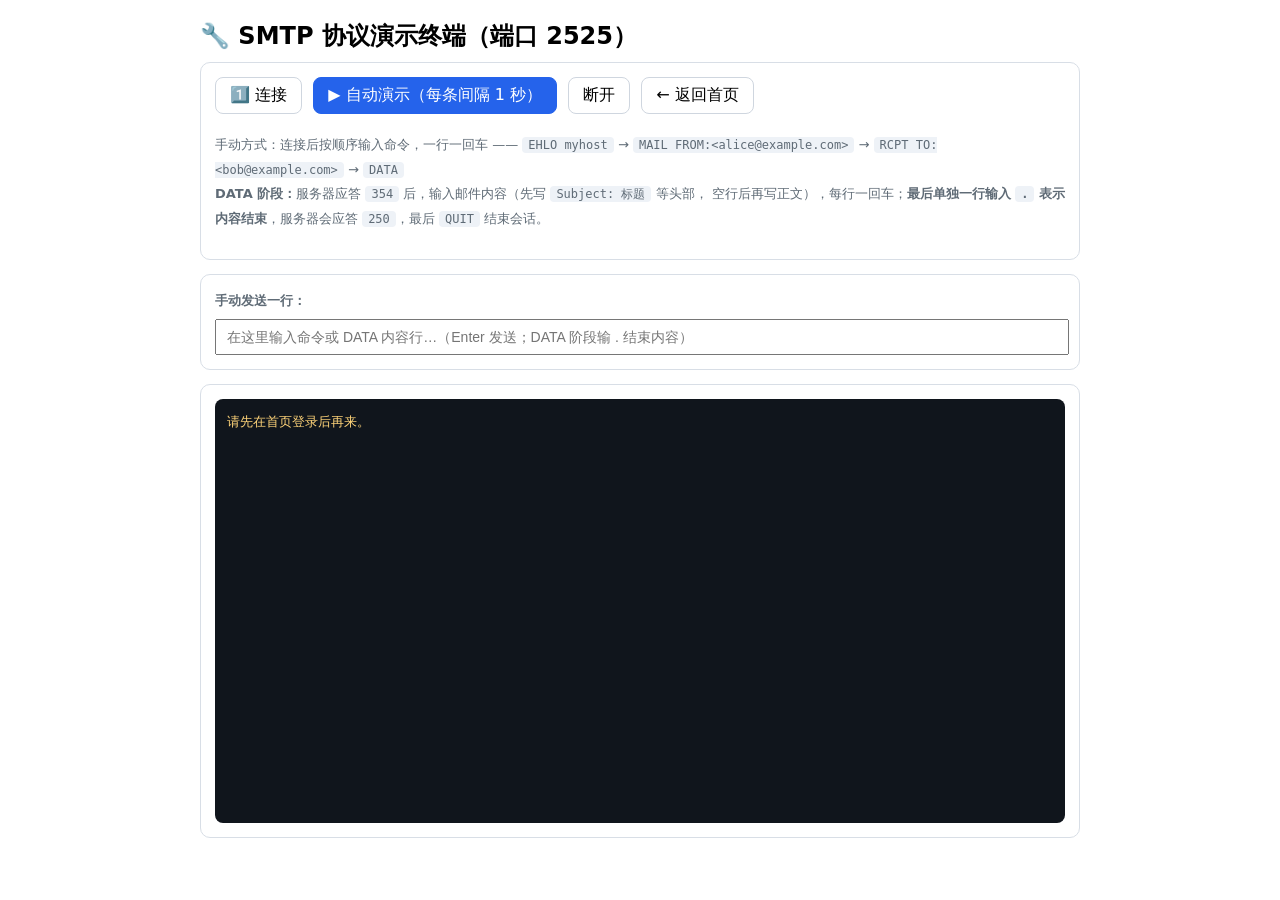
<file: MailServer/web/demo_smtp.html>
<!DOCTYPE html>
<html lang="zh-CN">
<head>
<meta charset="UTF-8">
<title>SMTP 协议演示终端</title>
<style>
  body{font-family:system-ui,"PingFang SC","Microsoft YaHei",sans-serif;max-width:880px;margin:20px auto;padding:0 12px;}
  h2{margin:10px 0;}
  .card{border:1px solid #d8dee6;border-radius:10px;padding:14px;margin-bottom:14px;background:#fff;}
  .btns button{margin:0 6px 6px 0;}
  button{font:inherit;padding:7px 14px;border:1px solid #cfd6df;border-radius:8px;background:#fff;cursor:pointer;}
  button:hover{background:#f3f6fa;}
  button.primary{background:#2563eb;color:#fff;border-color:#2563eb;}
  button:disabled{opacity:.55;cursor:not-allowed;}
  input{font-size:14px;padding:8px 10px;width:calc(100% - 20px);margin-top:6px;}
  #st{color:#2563eb;font-size:13px;margin-left:10px;}
  #log{background:#10151c;color:#dfe6ee;padding:12px;border-radius:8px;height:400px;overflow:auto;
       font-family:ui-monospace,Consolas,monospace;font-size:13px;line-height:1.7;
       white-space:pre-wrap;word-break:break-all;}
  .c{color:#7ee08a;} .s{color:#ffd479;} .w{color:#5fb1ff;} .t{color:#7a8794;}
  .tip{color:#5f6b76;font-size:13px;line-height:1.9;}
  code{background:#eef2f7;padding:1px 6px;border-radius:4px;font-size:12px;}
</style>
</head>
<body>
<h2>🔧 SMTP 协议演示终端（端口 2525）</h2>
<div class="card">
  <div class="btns">
    <button onclick="conn()">1️⃣ 连接</button>
    <button class="primary" id="btnAuto" onclick="autoDemo()">▶ 自动演示（每条间隔 1 秒）</button>
    <button onclick="disconn()">断开</button>
    <a href="/"><button>← 返回首页</button></a>
    <span id="st"></span>
  </div>
  <p class="tip" id="tip">
    手动方式：连接后按顺序输入命令，一行一回车 ——
    <code>EHLO myhost</code> → <code>MAIL FROM:&lt;alice@example.com&gt;</code> →
    <code>RCPT TO:&lt;bob@example.com&gt;</code> → <code>DATA</code><br>
    <b>DATA 阶段：</b>服务器应答 <code>354</code> 后，输入邮件内容（先写 <code>Subject: 标题</code> 等头部，
    空行后再写正文），每行一回车；<b>最后单独一行输入 <code>.</code> 表示内容结束</b>，服务器会应答
    <code>250</code>，最后 <code>QUIT</code> 结束会话。
  </p>
</div>
<div class="card">
  <label class="tip"><b>手动发送一行：</b></label>
  <input id="line" placeholder="在这里输入命令或 DATA 内容行…（Enter 发送；DATA 阶段输 . 结束内容）" autocomplete="off">
</div>
<div class="card"><div id="log"><span class="t">（点“连接”，或直接点“▶ 自动演示”）</span></div></div>
<script>
const TOKEN = localStorage.getItem("mf_token") || "";
let CONN = "";
let BUSY = false;
const log = document.getElementById("log");
if (!TOKEN) log.innerHTML = "<span class='s'>请先在首页登录后再来。</span>";

const sleep = ms => new Promise(r => setTimeout(r, ms));
function esc(s){ return String(s).replace(/&/g,"&amp;").replace(/</g,"&lt;").replace(/>/g,"&gt;"); }
function out(who, txt){
  const cls = who==="C" ? "c" : (who==="W" ? "w" : "s");
  const tag = who==="C" ? "你→ " : (who==="W" ? "* " : "服务器← ");
  log.innerHTML += "<span class='"+cls+"'>"+esc(tag)+esc(txt)+"</span>\n";
  log.scrollTop = log.scrollHeight;
}
async function api(path, obj){
  const body = new URLSearchParams(obj);
  const r = await fetch(path,{method:"POST",
    headers:{"Content-Type":"application/x-www-form-urlencoded"}, body:body.toString()});
  return r.json();
}
function setSt(t){ document.getElementById("st").textContent = t; }

async function conn(){
  if (!TOKEN) return alert("请先在首页登录");
  if (CONN) return;
  setSt("连接中…");
  const j = await api("/api/raw/smtp/open", { token: TOKEN });
  if (!j.ok){ out("W", j.msg); setSt("连接失败"); return; }
  CONN = j.conn;
  setSt("已连接 conn=" + CONN.slice(0,20) + "…");
  for (const l of j.lines) out(l.who, l.text);
}

async function disconn(){
  if (CONN) await api("/api/raw/smtp/close", { token: TOKEN, conn: CONN });
  CONN = ""; setSt("已断开");
}

// 发送一行并回显；返回 false 表示连接已断
async function sendOne(line, quiet){
  out("C", line === "" ? "(空行)" : line);
  const j = await api("/api/raw/smtp/send", { token: TOKEN, conn: CONN, line: line });
  if (!j.ok){ out("W", j.msg); setSt("会话异常，已断开"); CONN=""; return false; }
  if (j.waiting && !quiet) out("W", "（服务器暂不应答：DATA 正文阶段正常，输 . 结束即可）");
  for (const l of j.lines) out(l.who, l.text);
  if (j.closed){ out("W", "服务器已关闭连接"); CONN=""; setSt("已断开"); return false; }
  return true;
}

async function manualSend(){
  const box = document.getElementById("line");
  const line = box.value;
  box.value = "";
  if (!CONN) return alert("请先点“连接”");
  await sendOne(line, false);
}

/* ---------- 自动演示：每条命令间隔 1 秒 ---------- */
async function autoDemo(){
  if (BUSY || !TOKEN) return;
  BUSY = true;
  document.getElementById("btnAuto").disabled = true;
  log.innerHTML = "";
  try{
    if (!CONN){
      await conn();
      if (!CONN) return;
    }
    await sleep(1000);
    const user = localStorage.getItem("mf_user") || "bob";
    const addr = user + "@example.com";
    const lines = [
      "EHLO MailForgeDemo",
      "MAIL FROM:<" + addr + ">",
      "RCPT TO:<" + addr + ">",
      "DATA",
      "Subject: SMTP 自动演示邮件",
      "From: " + addr,
      "To: " + addr,
      "",
      "你好，这封邮件是通过 SMTP 协议自动演示发送的。",
      "每个命令之间间隔 1 秒，便于观察一问一答的过程。",
      ".",
      "QUIT"
    ];
    for (const line of lines){
      const ok = await sendOne(line, true);
      await sleep(1000);
      if (!ok) break;
    }
    out("W", "自动演示结束：邮件已发给 " + addr + "，回首页刷新收件箱即可看到。");
  }finally{
    BUSY = false;
    document.getElementById("btnAuto").disabled = false;
  }
}

document.addEventListener("keydown", e => {
  if (e.key === "Enter" && document.activeElement.id === "line") manualSend();
});
</script>
</body>
</html>
</file>
